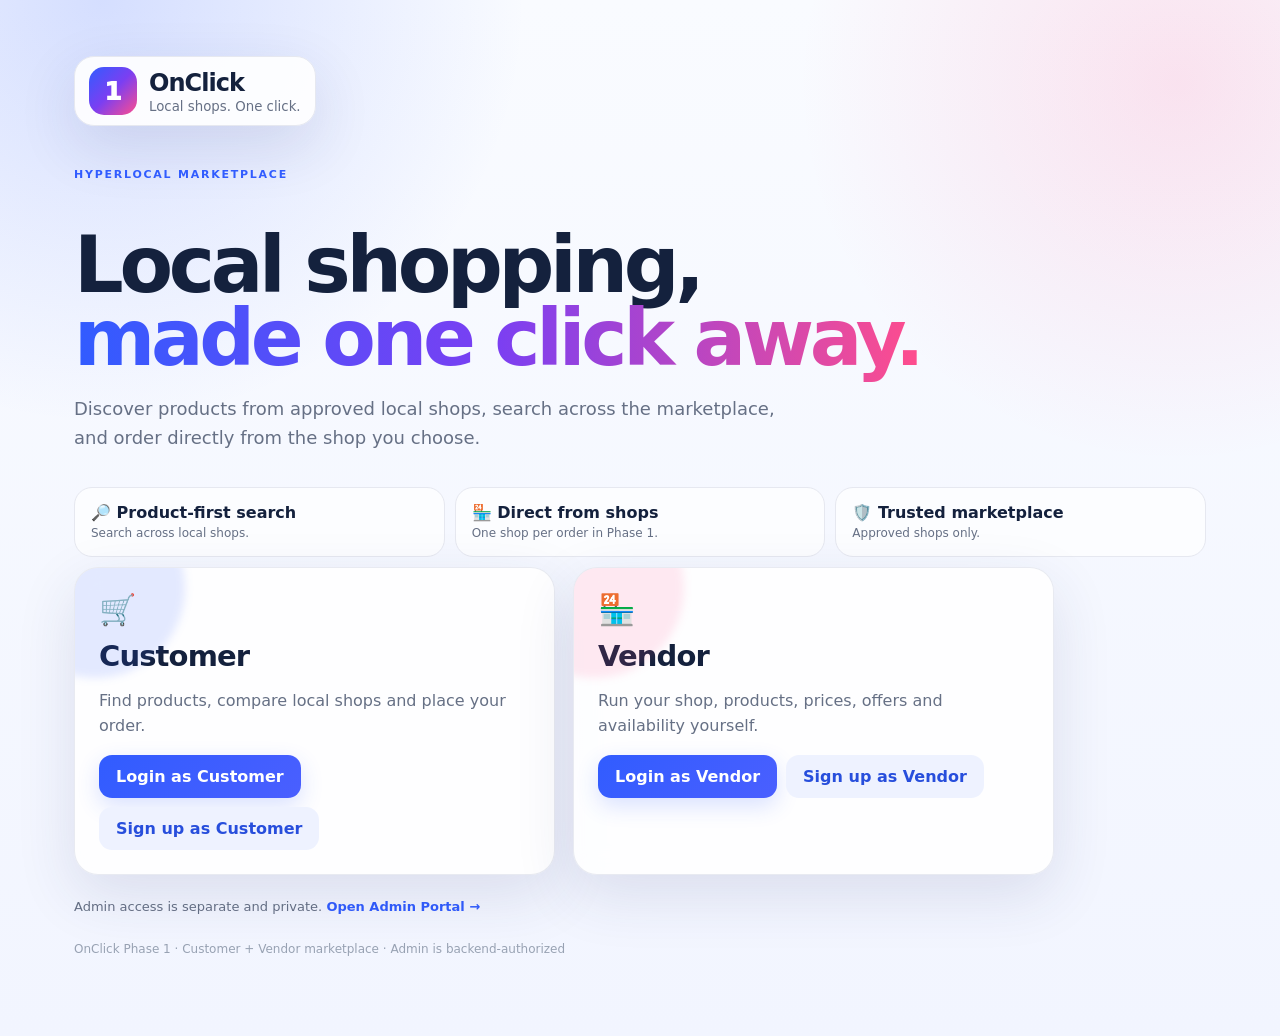
<file: index.html>
<!doctype html>
<html lang="en">
<head><meta charset="utf-8"><meta name="viewport" content="width=device-width,initial-scale=1">
<title>OnClick — Local Marketplace</title><link rel="stylesheet" href="style.css"></head>
<body>
<main>
<section class="hero">
  <div class="hero-top">
    <div class="brandmark"><span>1</span><div><b>OnClick</b><small>Local shops. One click.</small></div></div>
  </div>
  <div class="eyebrow" style="margin-top:42px">HYPERLOCAL MARKETPLACE</div>
  <h1>Local shopping,<br><span>made one click away.</span></h1>
  <p class="lead">Discover products from approved local shops, search across the marketplace, and order directly from the shop you choose.</p>
  <div class="feature-strip">
    <div class="feature"><b>🔎 Product-first search</b><span>Search across local shops.</span></div>
    <div class="feature"><b>🏪 Direct from shops</b><span>One shop per order in Phase 1.</span></div>
    <div class="feature"><b>🛡️ Trusted marketplace</b><span>Approved shops only.</span></div>
  </div>
  <div class="role-grid">
    <section class="role-card customer"><div class="role-icon">🛒</div><h2>Customer</h2><p>Find products, compare local shops and place your order.</p><div class="actions"><a class="btn" href="customer-login.html">Login as Customer</a><a class="btn secondary" href="customer-signup.html">Sign up as Customer</a></div></section>
    <section class="role-card vendor"><div class="role-icon">🏪</div><h2>Vendor</h2><p>Run your shop, products, prices, offers and availability yourself.</p><div class="actions"><a class="btn" href="vendor-login.html">Login as Vendor</a><a class="btn secondary" href="vendor-signup.html">Sign up as Vendor</a></div></section>
  </div>
  <p class="admin-note">Admin access is separate and private. <a href="admin-login.html">Open Admin Portal →</a></p>
  <div class="footer">OnClick Phase 1 · Customer + Vendor marketplace · Admin is backend-authorized</div>
</section>
</main>
</body></html>
</file>
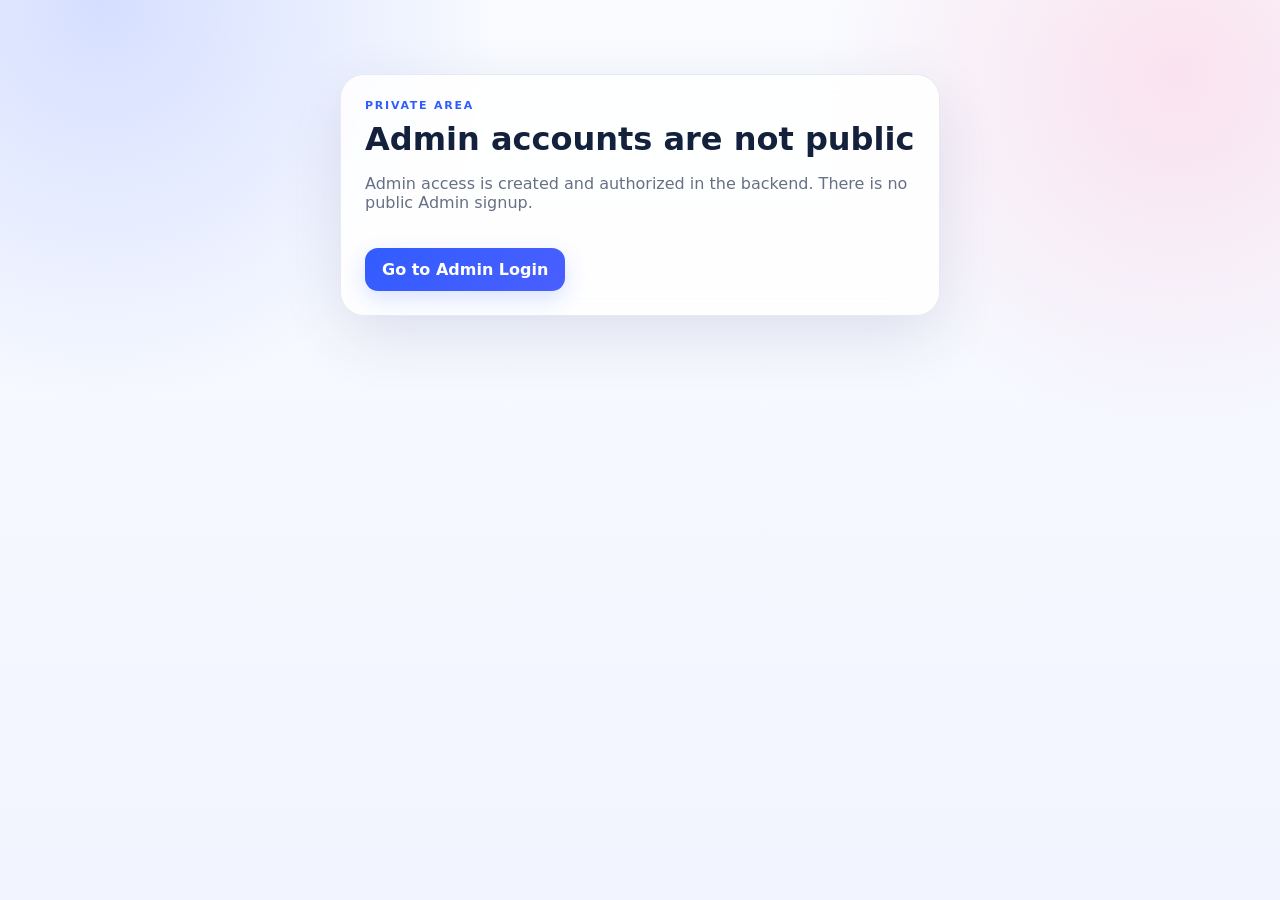
<file: admin-signup.html>
<!doctype html><html lang="en"><head><meta charset="utf-8"><meta name="viewport" content="width=device-width,initial-scale=1"><title>OnClick — Admin Access</title><link rel="stylesheet" href="style.css"></head><body><main><div class="form-shell"><div class="card form"><div class="eyebrow">PRIVATE AREA</div><h1>Admin accounts are not public</h1><p class="muted">Admin access is created and authorized in the backend. There is no public Admin signup.</p><a class="btn topgap" href="admin-login.html">Go to Admin Login</a></div></div></main></body></html>
</file>
<file: style.css>
:root{
  --bg:#f5f7ff; --ink:#14213d; --muted:#667085; --brand:#315cff; --brand2:#7b3ff2;
  --cyan:#11b5e4; --pink:#ff4d8d; --card:rgba(255,255,255,.86); --line:#e6e8f0;
  --ok:#087443; --warn:#b54708; --bad:#b42318; --shadow:0 20px 60px rgba(38,52,110,.12)
}
*{box-sizing:border-box}
html{scroll-behavior:smooth}
body{margin:0;font-family:Inter,ui-sans-serif,system-ui,-apple-system,Segoe UI,Arial,sans-serif;
background:
radial-gradient(circle at 8% 0%,rgba(49,92,255,.18),transparent 27%),
radial-gradient(circle at 92% 8%,rgba(255,77,141,.14),transparent 25%),
linear-gradient(180deg,#f9fbff 0%,#f2f5ff 100%);color:var(--ink);min-height:100vh}
a{text-decoration:none;color:var(--brand)}
button,input,select,textarea{font:inherit}
main{max-width:1180px;margin:0 auto;padding:26px 18px 60px}
header{position:sticky;top:0;z-index:10;display:flex;align-items:center;gap:18px;padding:13px max(18px,calc((100% - 1180px)/2));
background:rgba(255,255,255,.86);backdrop-filter:blur(16px);border-bottom:1px solid rgba(230,232,240,.9)}
header strong{font-size:14px;color:#4b5565;flex:1}.logo{font-weight:950;font-size:25px;letter-spacing:-.04em;color:#2148d9}
.hero{padding:30px 6px 20px}
.hero-top{display:flex;justify-content:space-between;align-items:center;gap:20px}
.brandmark{display:inline-flex;align-items:center;gap:12px;background:rgba(255,255,255,.9);border:1px solid var(--line);border-radius:20px;padding:10px 14px;box-shadow:var(--shadow)}
.brandmark span{width:48px;height:48px;display:grid;place-items:center;border-radius:15px;background:linear-gradient(135deg,var(--brand),var(--brand2),var(--pink));color:#fff;font-size:25px;font-weight:950}
.brandmark b{display:block;font-size:24px;letter-spacing:-.04em}.brandmark small{display:block;color:var(--muted);margin-top:2px}
.eyebrow{font-size:11px;font-weight:900;letter-spacing:.16em;color:var(--brand);margin-bottom:8px}
.hero h1{font-size:clamp(44px,8vw,78px);line-height:.94;letter-spacing:-.055em;margin:48px 0 18px;max-width:850px}
.hero h1 span{background:linear-gradient(90deg,var(--brand),var(--brand2),var(--pink));-webkit-background-clip:text;background-clip:text;color:transparent}
.lead{max-width:720px;margin:0 0 34px;color:var(--muted);font-size:18px;line-height:1.65}
.role-grid{display:grid;grid-template-columns:repeat(2,minmax(0,1fr));gap:18px;max-width:980px}
.role-card,.card,.shop-card{background:var(--card);border:1px solid rgba(230,232,240,.9);border-radius:24px;padding:24px;box-shadow:var(--shadow);backdrop-filter:blur(12px)}
.role-card{position:relative;overflow:hidden}.role-card:before{content:"";position:absolute;inset:-70px auto auto -70px;width:180px;height:180px;border-radius:50%;background:rgba(49,92,255,.13);filter:blur(4px)}
.role-card.vendor:before{background:rgba(255,77,141,.12)}
.role-icon{font-size:30px;position:relative}.role-card h2{font-size:29px;margin:12px 0 5px;letter-spacing:-.03em}.role-card p{color:var(--muted);line-height:1.55}
.actions{display:flex;gap:9px;flex-wrap:wrap}.actions.compact{gap:6px}
.btn{display:inline-block;border:0;border-radius:13px;padding:12px 17px;background:linear-gradient(135deg,var(--brand),#4a5fff);
color:#fff;font-weight:850;cursor:pointer;box-shadow:0 8px 22px rgba(49,92,255,.18)}
.btn:hover{filter:brightness(1.03);transform:translateY(-1px)}.btn.secondary{background:#eef2ff;color:#274edc;box-shadow:none}.btn.danger{background:#b42318}.btn.ghost{background:#fff1f1;color:#b42318;border:1px solid #ffd5d2;box-shadow:none}.btn.small{padding:8px 11px;font-size:13px}
.admin-note{margin:24px 0 0;color:var(--muted);font-size:13px}.admin-note a{font-weight:800}
.feature-strip{display:grid;grid-template-columns:repeat(3,1fr);gap:10px;margin:28px 0 10px}.feature{padding:15px 16px;border-radius:18px;background:rgba(255,255,255,.72);border:1px solid var(--line)}.feature b{display:block}.feature span{font-size:12px;color:var(--muted)}
.form-shell{max-width:600px;margin:48px auto}.brandline{display:flex;justify-content:space-between;align-items:center;margin-bottom:16px}.brandline span{font-size:12px;color:var(--muted)}
.form h1{margin:0 0 8px}.form label{display:block;font-weight:800;margin:16px 0 7px}.form input,.form select,.form textarea,.search-grid input,.search-grid select{width:100%;padding:13px 14px;border:1px solid #d6dae5;border-radius:13px;background:#fff;outline:none}.form input:focus,.form select:focus,.form textarea:focus,.search-grid input:focus,.search-grid select:focus{border-color:#7c92ff;box-shadow:0 0 0 4px rgba(49,92,255,.08)}.form textarea{min-height:100px}
.notice{padding:12px 14px;border-radius:13px;background:#eef4ff;margin:12px 0}.error{background:#fef3f2;color:var(--bad)}.success{background:#ecfdf3;color:var(--ok)}
.muted{color:var(--muted)}.topgap{margin-top:20px}.hidden{display:none}.center{text-align:center}
.dashboard-head{display:flex;justify-content:space-between;gap:20px;align-items:flex-start;margin:14px 0 25px}.dashboard-head h1{margin:0;font-size:35px;letter-spacing:-.04em}
.stats{display:grid;grid-template-columns:repeat(5,1fr);gap:12px}.stat{background:rgba(255,255,255,.9);border:1px solid var(--line);border-radius:18px;padding:17px}.stat b{display:block;font-size:26px;letter-spacing:-.04em}.stat span{color:var(--muted);font-size:12px}
.search-card{padding:16px}.search-grid{display:grid;grid-template-columns:2fr 1fr 1fr 1fr 1fr 1fr;gap:9px}.search-note{font-size:12px;color:var(--muted);margin-top:10px}
.shop-card{display:flex;gap:18px;margin:15px 0}.shop-badge{width:58px;height:58px;flex:0 0 58px;display:grid;place-items:center;border-radius:17px;background:linear-gradient(135deg,#edf2ff,#f7ecff);font-size:27px}.shop-card-body{flex:1}.shop-card-head{display:flex;justify-content:space-between;gap:15px;align-items:flex-start}.shop-card h3{margin:0 0 5px;font-size:23px}.status-dot{font-size:11px;font-weight:900;color:var(--ok);background:#ecfdf3;padding:6px 9px;border-radius:999px}.shop-tags{display:flex;gap:7px;flex-wrap:wrap;margin:12px 0}.shop-tags span,.result-meta{display:inline-block;padding:5px 8px;border-radius:999px;background:#f2f4f7;color:#667085;font-size:11px}
.result-card{width:100%;display:flex;text-align:left;gap:14px;padding:15px;margin:10px 0;border:1px solid var(--line);border-radius:18px;background:#fff;cursor:pointer;box-shadow:0 8px 25px rgba(38,52,110,.06)}.result-card:hover{border-color:#aebcff}.result-thumb{width:74px;height:74px;flex:0 0 74px;border-radius:16px;display:grid;place-items:center;background:linear-gradient(135deg,#eef3ff,#fff0f7);overflow:hidden}.result-thumb img{width:100%;height:100%;object-fit:cover}.result-main{flex:1}.result-top{display:flex;justify-content:space-between;gap:12px}.result-top b{font-size:18px}.result-main p{margin:8px 0 0;color:#667085;font-size:13px}
.pill{display:inline-block;padding:5px 9px;border-radius:999px;background:#eef2f6;font-size:12px;margin-right:4px}.pill.ok{background:#ecfdf3;color:var(--ok)}.pill.warn{background:#fffaeb;color:var(--warn)}
.shop-head,.product-row{display:flex;justify-content:space-between;align-items:flex-start;gap:16px}.product{display:flex;justify-content:space-between;gap:12px;border-top:1px solid var(--line);padding:14px 0}.product-row{padding:15px 0;border-bottom:1px solid var(--line)}.price{font-weight:900}.old{text-decoration:line-through;color:#98a2b3;margin-right:5px}.qty{width:80px!important;padding:10px;border:1px solid #d0d5dd;border-radius:10px}
.formgrid{display:grid;grid-template-columns:repeat(2,minmax(0,1fr));gap:10px}.formgrid textarea{grid-column:1/-1;min-height:90px}
.tablewrap{overflow:auto}.table{width:100%;border-collapse:collapse}.table th,.table td{padding:11px;border-bottom:1px solid var(--line);text-align:left;white-space:nowrap}.listrow{display:flex;justify-content:space-between;align-items:center;gap:10px;padding:12px 0;border-bottom:1px solid var(--line)}
.empty{text-align:center;padding:38px}.empty-icon{font-size:38px;color:#7c8cff}
.footer{padding:28px 0 0;color:#98a2b3;font-size:12px}.footer a{font-weight:800}
@media(max-width:900px){.stats{grid-template-columns:repeat(3,1fr)}.search-grid{grid-template-columns:repeat(3,1fr)}}
@media(max-width:720px){main{padding:18px 12px 45px}.hero{padding-top:18px}.hero h1{font-size:45px;margin-top:34px}.hero-top{align-items:flex-start}.role-grid,.formgrid,.stats,.search-grid,.feature-strip{grid-template-columns:1fr}.dashboard-head{flex-direction:column}.shop-head,.product-row{flex-direction:column}.result-top{align-items:flex-start;flex-direction:column}.btn{width:100%;text-align:center}.brandline .btn{width:auto}.role-card{padding:21px}.shop-card{padding:18px}.actions.compact .btn{width:auto}}
</file>
